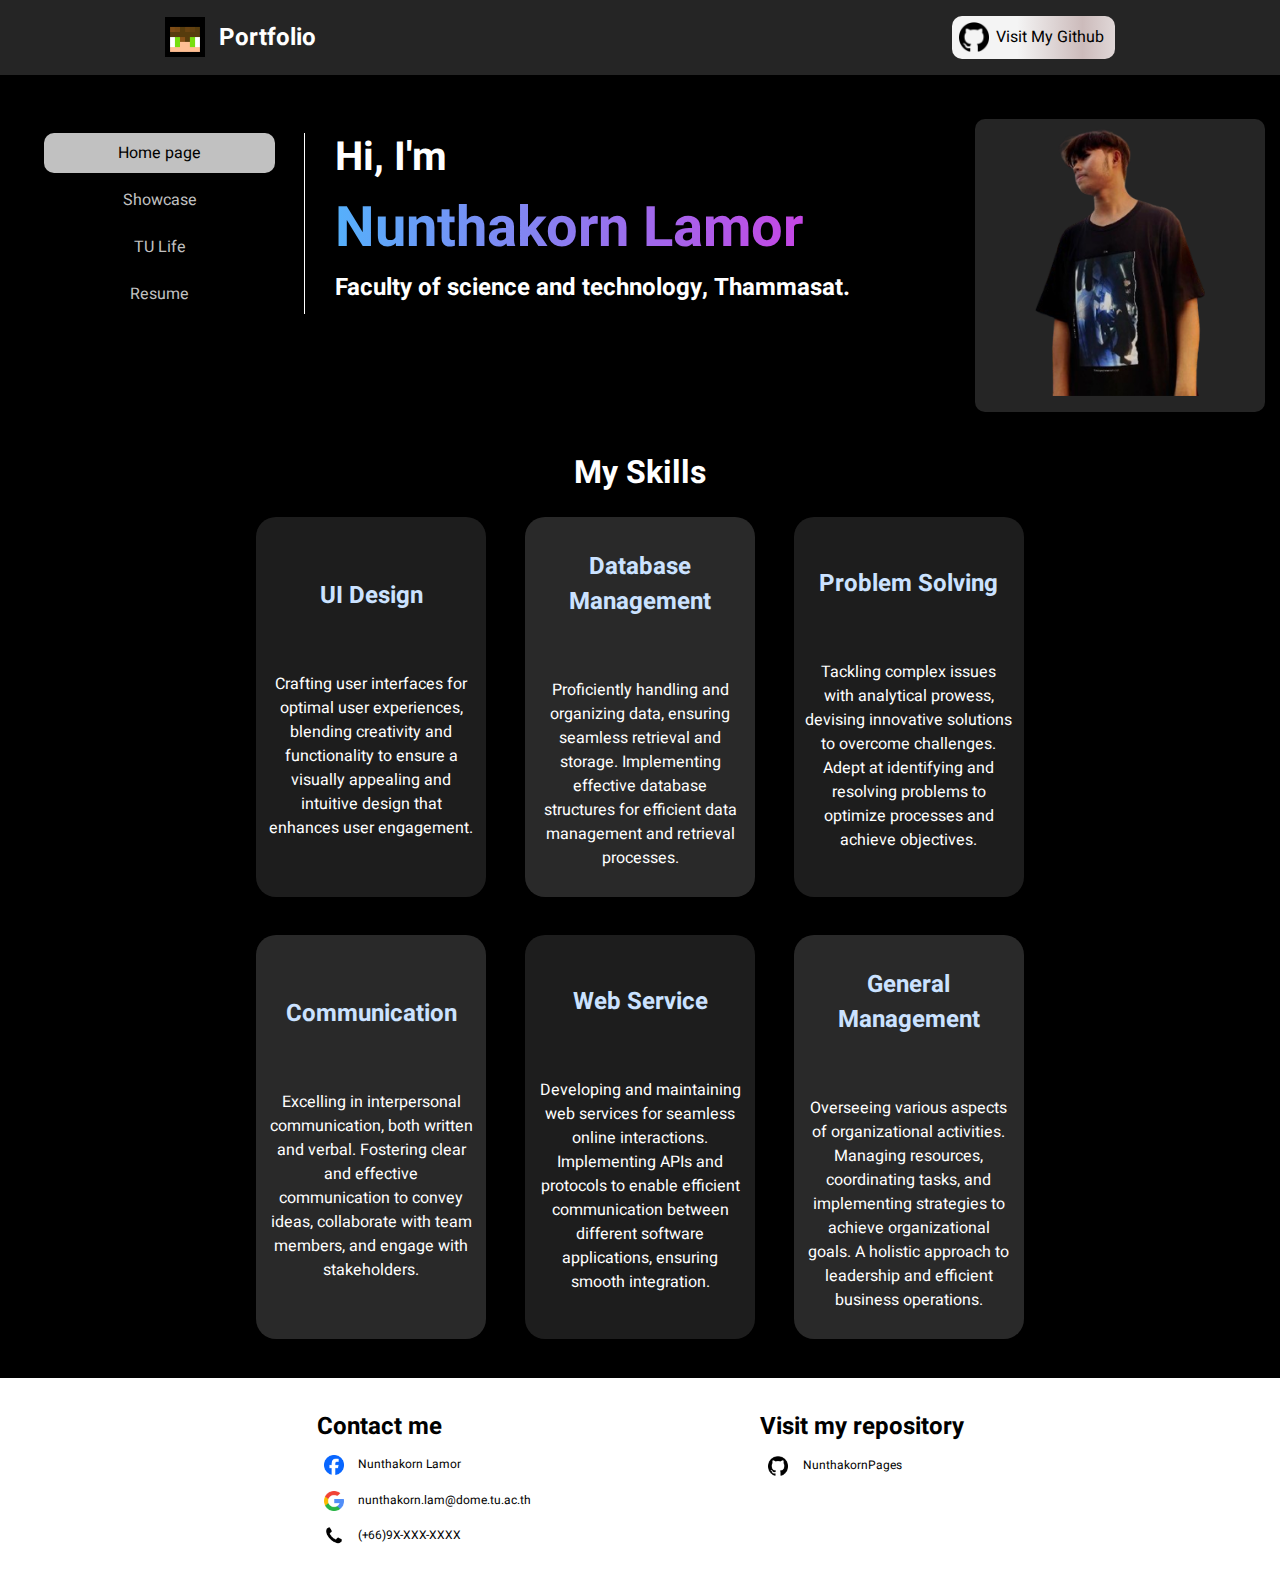
<file: index.html>
<!DOCTYPE html>
<html>
<head>
<meta name="viewport" content="width=device-width, initial-scale=1.0">
<link rel="preconnect" href="https://fonts.googleapis.com">
<link rel="preconnect" href="https://fonts.gstatic.com" crossorigin>
<link href="https://fonts.googleapis.com/css2?family=Heebo:wght@100..900&family=Mitr:wght@200;300;400;500;600;700&display=swap" rel="stylesheet">
<link rel="stylesheet" href="css/style.css">
<link rel="stylesheet" href="https://cdnjs.cloudflare.com/ajax/libs/font-awesome/6.5.1/css/all.min.css" integrity="sha512-DTOQO9RWCH3ppGqcWaEA1BIZOC6xxalwEsw9c2QQeAIftl+Vegovlnee1c9QX4TctnWMn13TZye+giMm8e2LwA==" crossorigin="anonymous" referrerpolicy="no-referrer" />
<script src="./src/controller.js"></script>
</head>
<body style="margin: 0;">

<div class="background">
    <div class="header">
        <div class="logo">
            <image src="images/logo.png" style="width: 40px;"></image>
            <h2> Portfolio</h2>
        </div>
        <div class="about-me">

                <image src="images/githublogo.png" style="width: 30px;height: 30px;"></image>
                <a href="https://github.com/NunthakornLamor">Visit My Github</a>

        </div>
    </div>
    
    <div class="row">
      <div class="col-3 col-s-3 menu">
        <center>
        <ul>
          <li class="active">Home page</li>
          <li onclick="redirectTo('./showcase.html')">Showcase</li>
          <li onclick="redirectTo('./tulife.html')">TU Life</li>
          <li onclick="redirectTo('./resume.html')">Resume</li>
        </ul>
        </center>
      </div>
    
      <div class="col-6 col-s-9 main">
            <h1>Hi, I'm</h1>
            <h3 style="color: aqua;" class="gradient">Nunthakorn Lamor</h3>
            <h2 class="write">Faculty of science and technology, Thammasat.</h2>
      </div>
    
      <div class="col-3 col-s-12">
        <div class="aside" style="text-align: center;">
          <image src="images/mypic.png" style="width: 100%;max-width: 200px;"></image>
        </div>
      </div>
    </div>

    
    <div class="main-row">
        <h1>My Skills</h1>
        <div class="card-wrap">
            <div class="card">
                <h2>UI Design</h2>
                <p>Crafting user interfaces for optimal user experiences, blending creativity and functionality to ensure a visually appealing and intuitive design that enhances user engagement.</p>
            </div>
            <div class="card grey">
                <h2>Database Management</h2>
                <p>Proficiently handling and organizing data, ensuring seamless retrieval and storage. Implementing effective database structures for efficient data management and retrieval processes.</p>
            </div>
            <div class="card">
                <h2>Problem Solving</h2>
                <p>Tackling complex issues with analytical prowess, devising innovative solutions to overcome challenges. Adept at identifying and resolving problems to optimize processes and achieve objectives.</p>
            </div>
        </div>
        <div class="card-wrap">
            <div class="card grey">
                <h2>Communication</h2>
                <p>Excelling in interpersonal communication, both written and verbal. Fostering clear and effective communication to convey ideas, collaborate with team members, and engage with stakeholders.</p>
            </div>
            <div class="card">
                <h2>Web Service</h2>
                <p>Developing and maintaining web services for seamless online interactions. Implementing APIs and protocols to enable efficient communication between different software applications, ensuring smooth integration.</p>
            </div>
            <div class="card grey">
                <h2>General Management</h2>
                <p>Overseeing various aspects of organizational activities. Managing resources, coordinating tasks, and implementing strategies to achieve organizational goals. A holistic approach to leadership and efficient business operations.</p>
            </div>
        </div>
    </div>

</div>

<section id="footer"></section>
<div class="footer">
  <div class="contact">
    <h1>Contact me</h1>
    <div class="footer-item">
        <image src="images/fblogo.png" style="width: 20px;"></image>
        <a href="#">Nunthakorn Lamor</a>
    </div>
    <div class="footer-item">
        <image src="images/googlelogo.png" style="width: 20px;"></image>
        <a href="#">nunthakorn.lam@dome.tu.ac.th</a>
    </div>
    <div class="footer-item">
        <image src="images/phone.png" style="width: 20px;"></image>
        <a href="#">(+66)9X-XXX-XXXX</a>
    </div>
  </div>
  <div class="my-repo">
    <h1>Visit my repository</h1>
    <div class="footer-item">
        <image src="images/githublogo.png" style="width: 20px;"></image>
        <a href="https://github.com/NunthakornLamor">NunthakornPages</a>
    </div>
  </div>
</div>

</body>
</html>
</file>
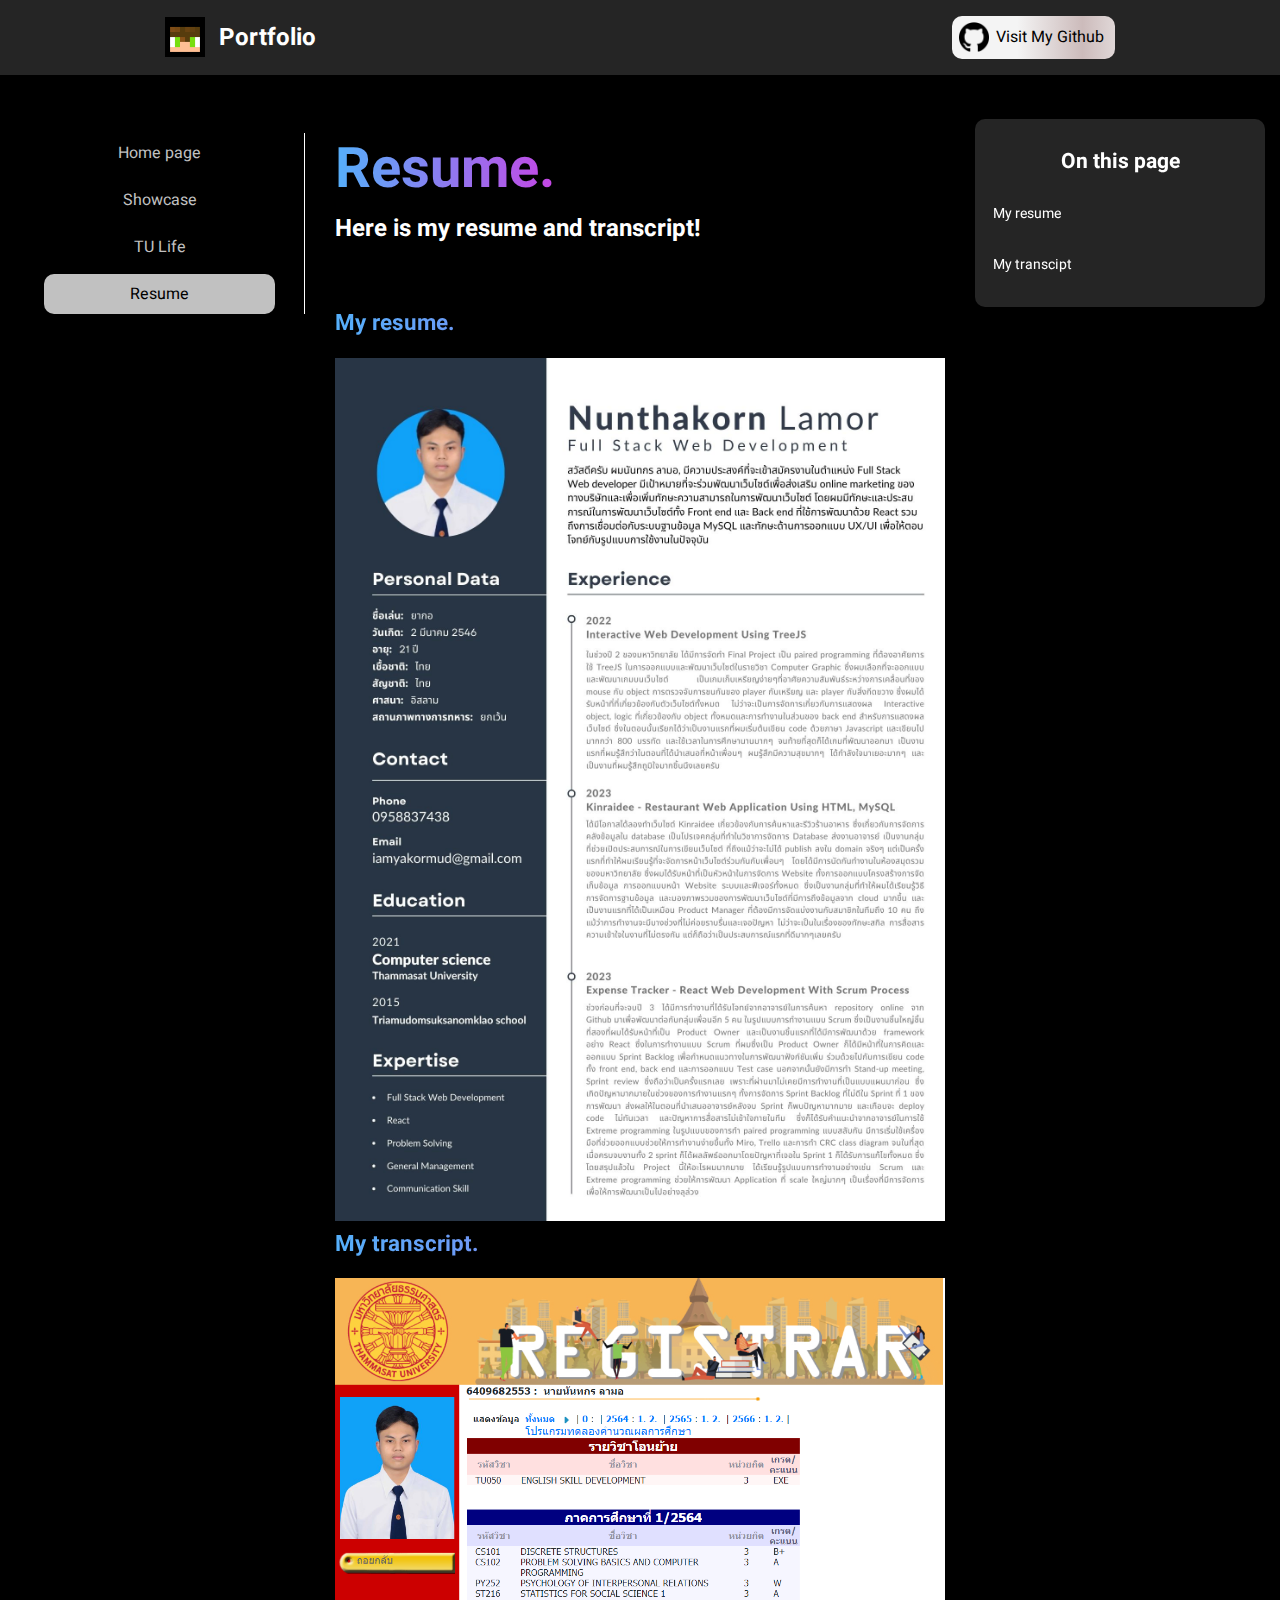
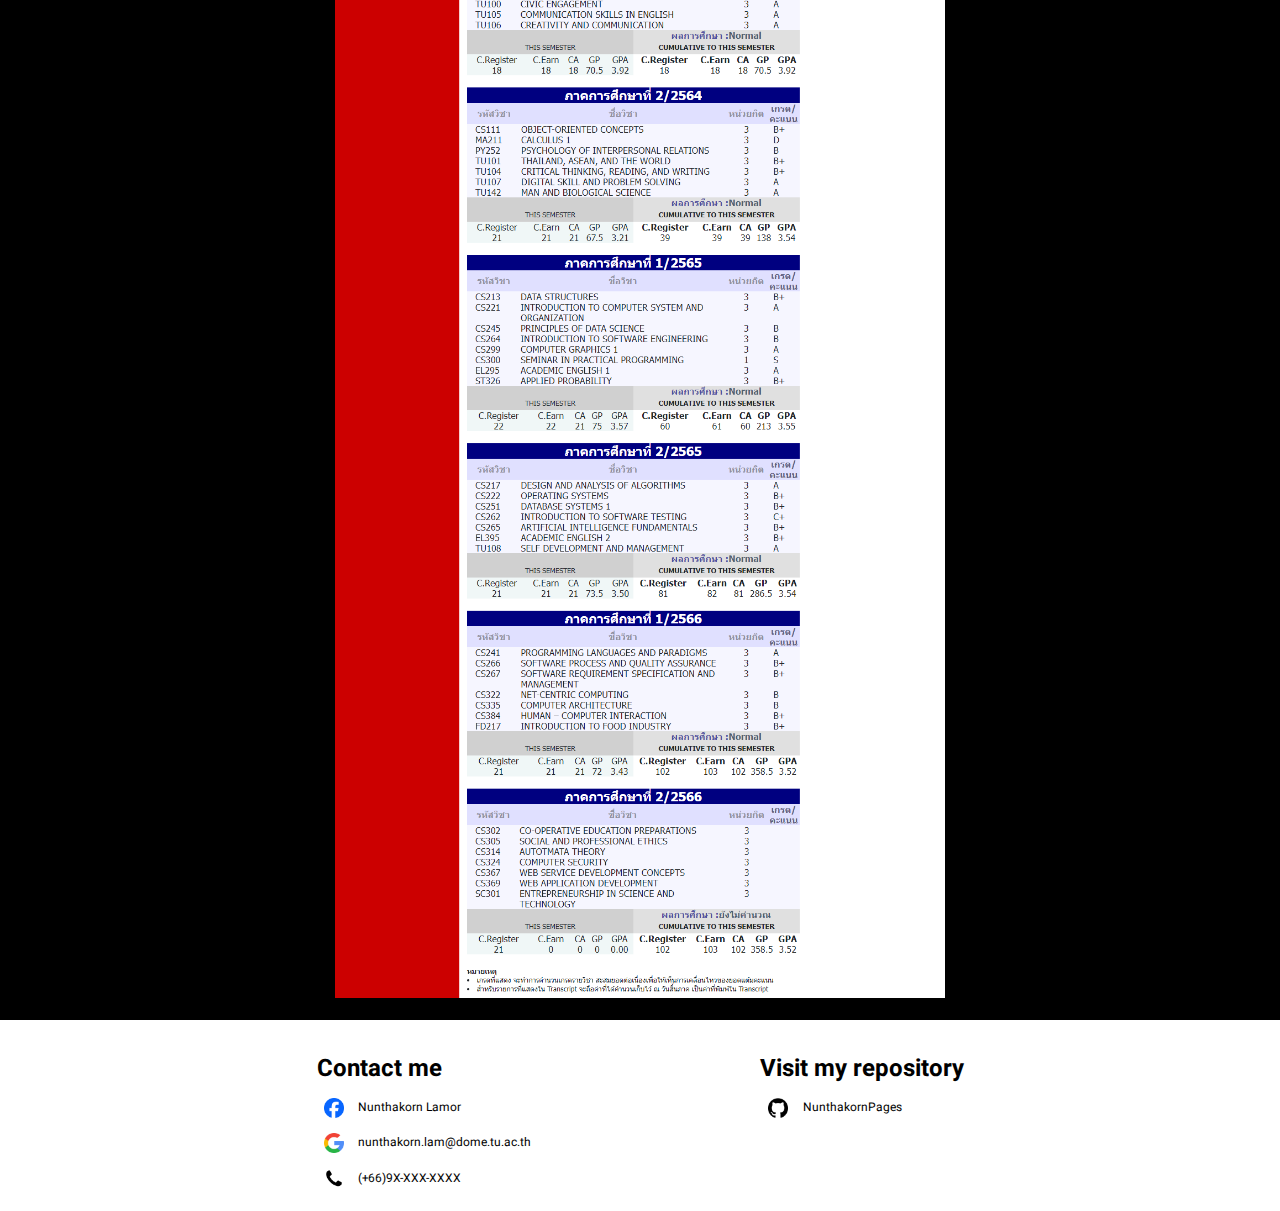
<file: resume.html>
<!DOCTYPE html>
<html>
<head>
<meta name="viewport" content="width=device-width, initial-scale=1.0">
<link rel="preconnect" href="https://fonts.googleapis.com">
<link rel="preconnect" href="https://fonts.gstatic.com" crossorigin>
<link href="https://fonts.googleapis.com/css2?family=Heebo:wght@100..900&family=Mitr:wght@200;300;400;500;600;700&display=swap" rel="stylesheet">
<link rel="stylesheet" href="css/style.css">
<link rel="stylesheet" href="https://cdnjs.cloudflare.com/ajax/libs/font-awesome/6.5.1/css/all.min.css" integrity="sha512-DTOQO9RWCH3ppGqcWaEA1BIZOC6xxalwEsw9c2QQeAIftl+Vegovlnee1c9QX4TctnWMn13TZye+giMm8e2LwA==" crossorigin="anonymous" referrerpolicy="no-referrer" />
<script src="src/controller.js"></script>
</head>
<body style="margin: 0;">

<div class="background">
    <div class="header">
        <div class="logo" onclick="redirectTo('./index.html')">
            <image src="images/logo.png" style="width: 40px;"></image>
            <h2> Portfolio</h2>
        </div>
        <div class="about-me">

                <image src="images/githublogo.png" style="width: 30px;height: 30px;"></image>
                <a href="https://github.com/NunthakornLamor">Visit My Github</a>

        </div>
    </div>
    
    <div class="row">
      <div class="col-3 col-s-3 menu">
        <center>
        <ul>
          <li onclick="redirectTo('./index.html')">Home page</li>
          <li onclick="redirectTo('./showcase.html')">Showcase</li>
          <li onclick="redirectTo('./tulife.html')">TU Life</li>
          <li class="active">Resume</li>
        </ul>
        </center>
      </div>
    
      <div class="col-6 col-s-9 main">
            <h3 style="color: aqua;" class="gradient">Resume.</h3>
            <h1 style="font-size: 150%;">Here is my resume and transcript!</h1>

            <div class="main-card">
              <section id="resume"></section>
              <h2 class="gradient topic">My resume.</h2>
              <!-- <image src="images/cs299.gif" style="width: 100%;"></image> -->
              <image src="images/resume.jpg" style="width: 100%;"></image>

              <section id="transcript"></section>
              <h2 class="gradient topic">My transcript.</h2>
              <image src="images/transcript.png" style="width: 100%;"></image>
              

              

            </div>
            

      </div>
    
      <div class="col-3 col-s-12 fixed">
        <div class="aside">
          <h2>On this page</h2>
          <p onclick="scrollToSection('resume')">My resume</p>
          <p onclick="scrollToSection('transcript')">My transcipt</p>
        </div>
      </div>
    </div>

    
    

</div>
<section id="footer"></section>
<div class="footer">
  <div class="contact">
    <h1>Contact me</h1>
    <div class="footer-item">
        <image src="images/fblogo.png" style="width: 20px;"></image>
        <a href="#">Nunthakorn Lamor</a>
    </div>
    <div class="footer-item">
        <image src="images/googlelogo.png" style="width: 20px;"></image>
        <a href="#">nunthakorn.lam@dome.tu.ac.th</a>
    </div>
    <div class="footer-item">
        <image src="images/phone.png" style="width: 20px;"></image>
        <a href="#">(+66)9X-XXX-XXXX</a>
    </div>
  </div>
  <div class="my-repo">
    <h1>Visit my repository</h1>
    <div class="footer-item">
        <image src="images/githublogo.png" style="width: 20px;"></image>
        <a href="https://github.com/NunthakornLamor">NunthakornPages</a>
    </div>
  </div>
</div>

</body>
</html>
</file>
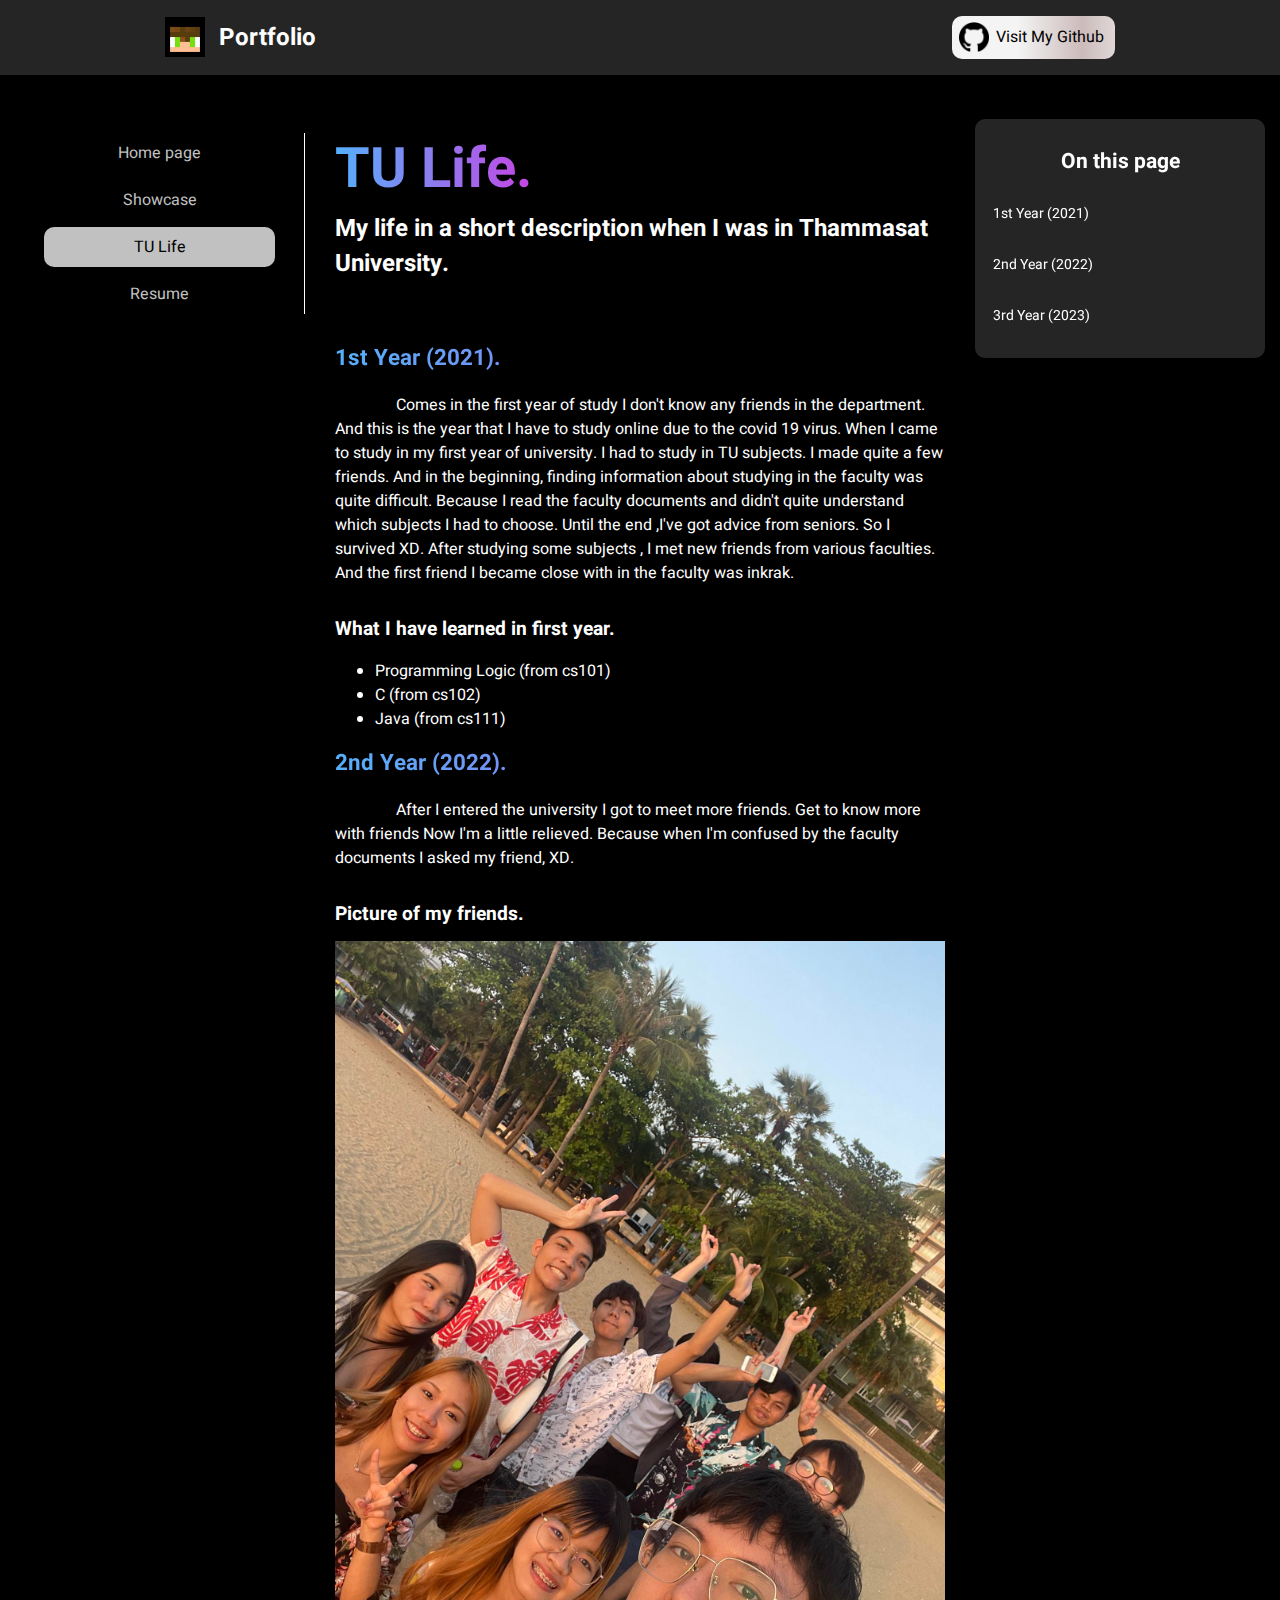
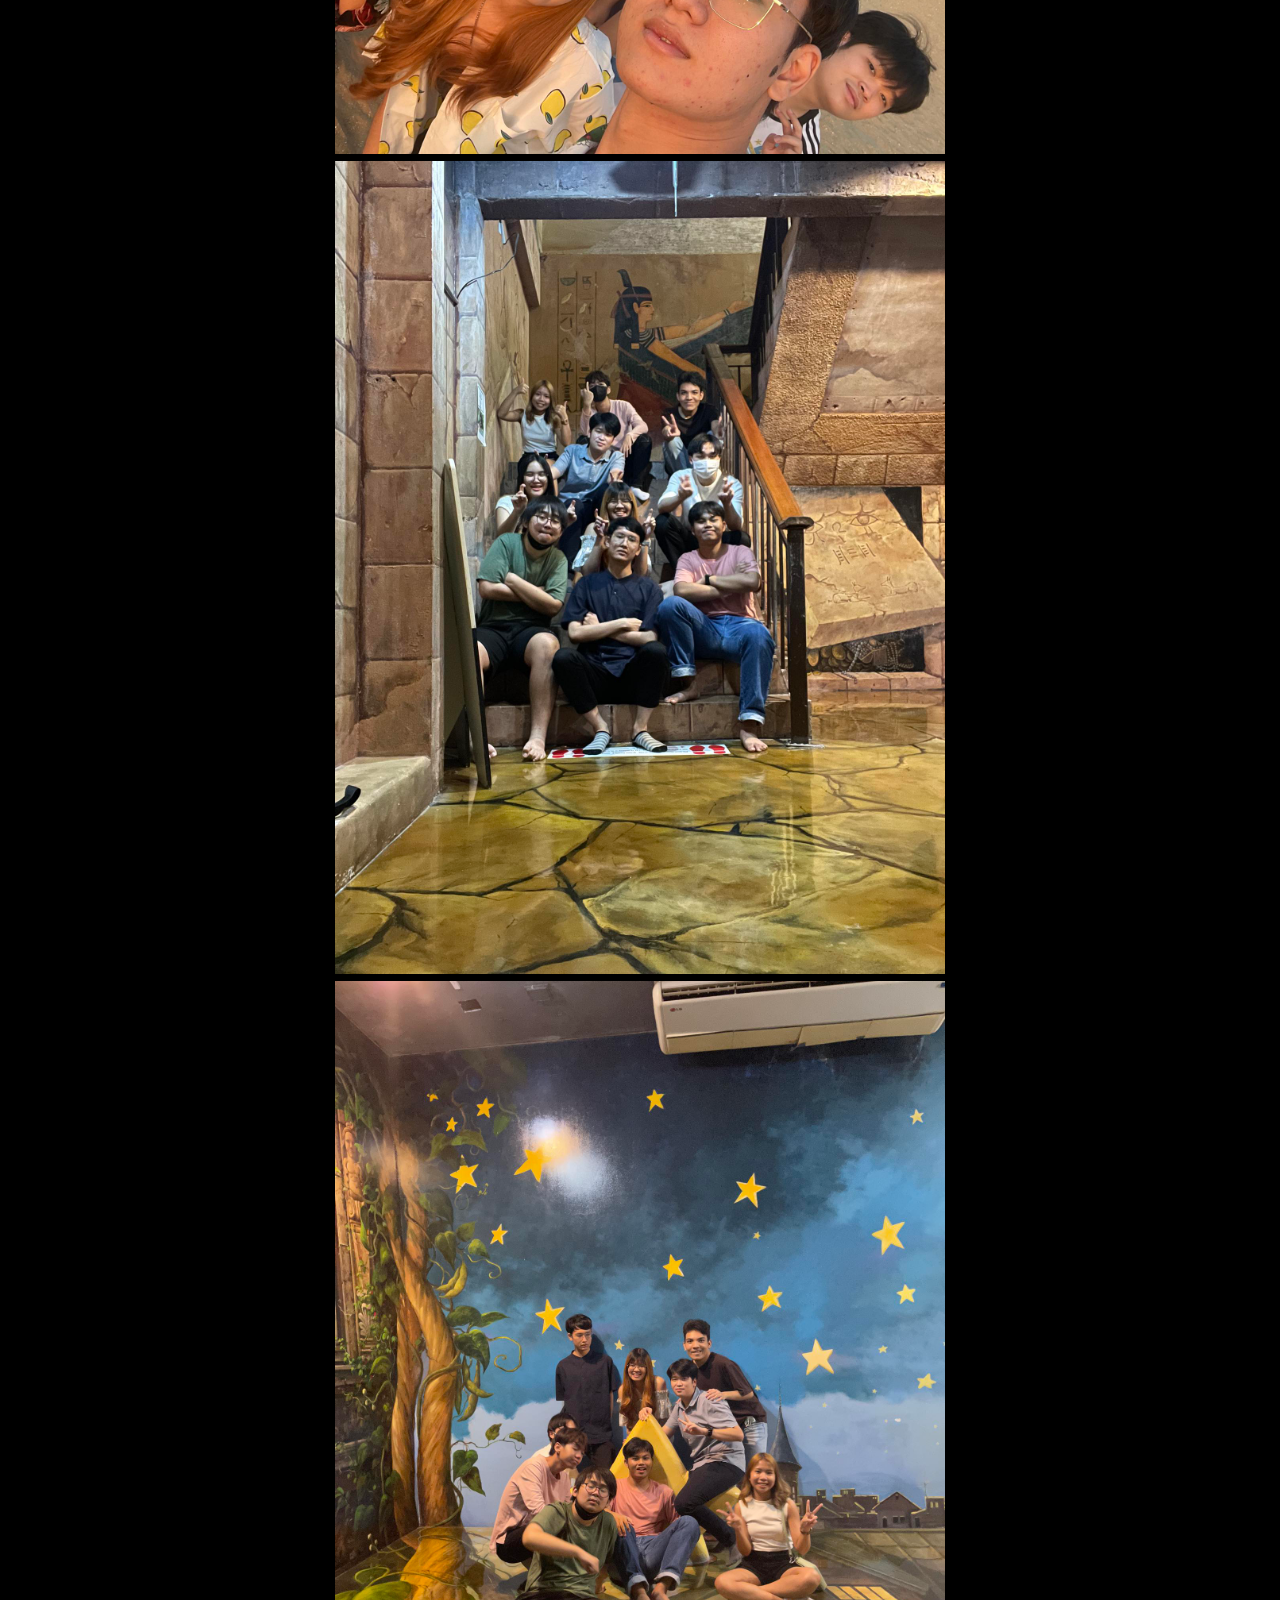
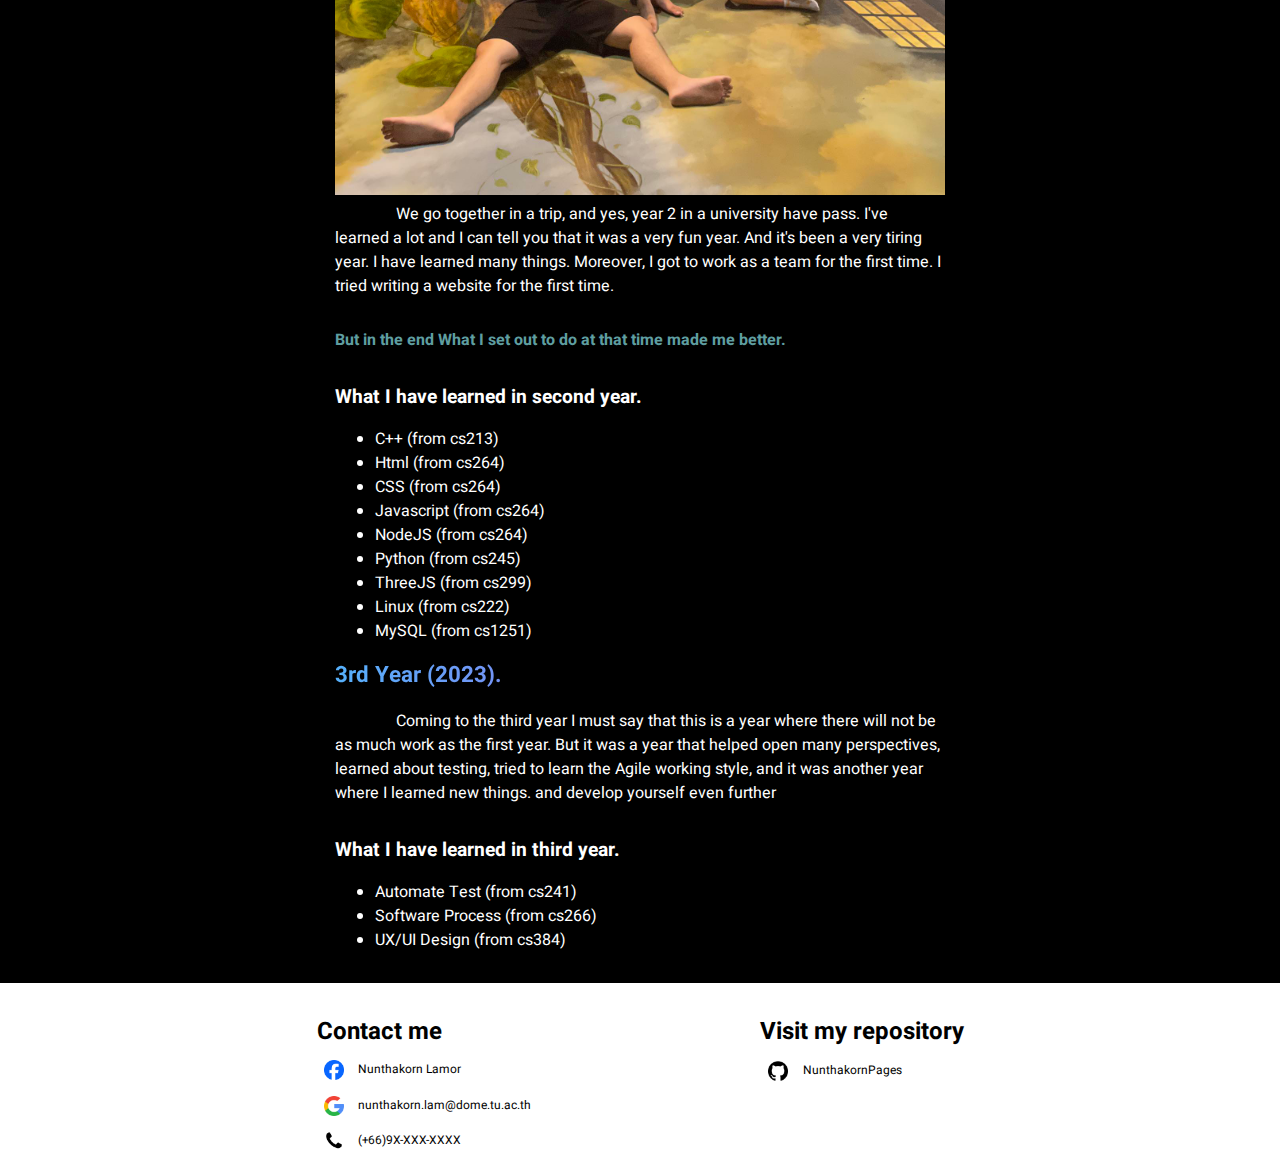
<file: tulife.html>
<!DOCTYPE html>
<html>
<head>
<meta name="viewport" content="width=device-width, initial-scale=1.0">
<link rel="preconnect" href="https://fonts.googleapis.com">
<link rel="preconnect" href="https://fonts.gstatic.com" crossorigin>
<link href="https://fonts.googleapis.com/css2?family=Heebo:wght@100..900&family=Mitr:wght@200;300;400;500;600;700&display=swap" rel="stylesheet">
<link rel="stylesheet" href="css/style.css">
<link rel="stylesheet" href="https://cdnjs.cloudflare.com/ajax/libs/font-awesome/6.5.1/css/all.min.css" integrity="sha512-DTOQO9RWCH3ppGqcWaEA1BIZOC6xxalwEsw9c2QQeAIftl+Vegovlnee1c9QX4TctnWMn13TZye+giMm8e2LwA==" crossorigin="anonymous" referrerpolicy="no-referrer" />
<script src="src/controller.js"></script>
</head>
<body style="margin: 0;">

<div class="background">
    <div class="header">
        <div class="logo" onclick="redirectTo('./index.html')">
            <image src="images/logo.png" style="width: 40px;"></image>
            <h2> Portfolio</h2>
        </div>
        <div class="about-me">

                <image src="images/githublogo.png" style="width: 30px;height: 30px;"></image>
                <a href="https://github.com/NunthakornLamor">Visit My Github</a>

        </div>
    </div>
    
    <div class="row">
      <div class="col-3 col-s-3 menu">
        <center>
        <ul>
          <li onclick="redirectTo('./index.html')">Home page</li>
          <li onclick="redirectTo('./showcase.html')">Showcase</li>
          <li class="active">TU Life</li>
          <li onclick="redirectTo('./resume.html')">Resume</li>
        </ul>
        </center>
      </div>
    
      <div class="col-6 col-s-9 main">
            <h3 style="color: aqua;" class="gradient">TU Life.</h3>
            <h1 style="font-size: 150%;">My life in a short description when I was in Thammasat University.</h1>

            <section id="year1"></section>
            <div class="main-card">
              <h2 class="gradient topic">1st Year (2021).</h2>
              <!-- <image src="images/cs299.gif" style="width: 100%;"></image> -->
              <div class="project-info">
                <p>Comes in the first year of study I don't know any friends in the department. And this is the year that I have to study online due to the covid 19 virus. When I came to study in my first year of university. I had to study in TU subjects. I made quite a few friends. And in the beginning, finding information about studying in the faculty was quite difficult. Because I read the faculty documents and didn't quite understand which subjects I had to choose. Until the end ,I've got advice from seniors. So I survived XD. After studying some subjects , I met new friends from various faculties. And the first friend I became close with in the faculty was inkrak.</p>
                <h2>What I have learned in first year.</h2>
                <ul>
                    <li>Programming Logic (from cs101)</li>
                    <li>C (from cs102)</li>
                    <li>Java (from cs111)</li>
                </ul>
              </div>
              <section id="year2"></section>
              <h2 class="gradient topic">2nd Year (2022).</h2>
              <div class="project-info">
                <p>After I entered the university I got to meet more friends. Get to know more with friends Now I'm a little relieved. Because when I'm confused by the faculty documents I asked my friend, XD.</p>
                <h2>Picture of my friends.</h2>
                <image src="images/friend 1.jpg" style="width: 100%;"></image>
                <image src="images/friend 2.jpg" style="width: 100%;"></image>
                <image src="images/friend3.jpg" style="width: 100%;"></image>
                <p>We go together in a trip, and yes, year 2 in a university have pass. I've learned a lot and I can tell you that it was a very fun year. And it's been a very tiring year. I have learned many things. Moreover, I got to work as a team for the first time. I tried writing a website for the first time. <h4 style="color: cadetblue;"> But in the end What I set out to do at that time made me better.</h4></p>
                
                <h2>What I have learned in second year.</h2>
                <ul>
                    <li>C++ (from cs213)</li>
                    <li>Html (from cs264)</li>
                    <li>CSS (from cs264)</li>
                    <li>Javascript (from cs264)</li>
                    <li>NodeJS (from cs264)</li>
                    <li>Python (from cs245)</li>
                    <li>ThreeJS (from cs299)</li>
                    <li>Linux (from cs222)</li>
                    <li>MySQL (from cs1251)</li>
                </ul>
              </div>

              <section id="year3"></section>
              <h2 class="gradient topic">3rd Year (2023).</h2>
              <div class="project-info">
                <p>Coming to the third year I must say that this is a year where there will not be as much work as the first year. But it was a year that helped open many perspectives, learned about testing, tried to learn the Agile working style, and it was another year where I learned new things. and develop yourself even further</p>
                <h2>What I have learned in third year.</h2>
                <ul>
                    <li>Automate Test (from cs241)</li>
                    <li>Software Process (from cs266)</li>
                    <li>UX/UI Design (from cs384)</li>
                </ul>
              </div>

            </div>
            

      </div>
    
      <div class="col-3 col-s-12 fixed">
        <div class="aside">
          <h2>On this page</h2>
          <p onclick="scrollToSection('year1')">1st Year (2021)</p>
          <p onclick="scrollToSection('year2')">2nd Year (2022)</p>
          <p onclick="scrollToSection('year3')">3rd Year (2023)</p>
        </div>
      </div>
    </div>

    
    

</div>
<section id="footer"></section>
<div class="footer">
  <div class="contact">
    <h1>Contact me</h1>
    <div class="footer-item">
        <image src="images/fblogo.png" style="width: 20px;"></image>
        <a href="#">Nunthakorn Lamor</a>
    </div>
    <div class="footer-item">
        <image src="images/googlelogo.png" style="width: 20px;"></image>
        <a href="#">nunthakorn.lam@dome.tu.ac.th</a>
    </div>
    <div class="footer-item">
        <image src="images/phone.png" style="width: 20px;"></image>
        <a href="#">(+66)9X-XXX-XXXX</a>
    </div>
  </div>
  <div class="my-repo">
    <h1>Visit my repository</h1>
    <div class="footer-item">
        <image src="images/githublogo.png" style="width: 20px;"></image>
        <a href="https://github.com/NunthakornLamor">NunthakornPages</a>
    </div>
  </div>
</div>

</body>
</html>
</file>
<file: css/style.css>
* {
    box-sizing: border-box;
  }

  
  .row::after {
    content: "";
    clear: both;
    display: table;
  }
  
  [class*="col-"] {
    float: left;
    padding: 15px;
  }
  
  html {
    font-family: "Heebo", sans-serif;
  }
  
  .header {
    background-color: #252525;
    display: flex;
    justify-content: space-around;
    align-items: center;
    gap: 5%;
    color: #ffffff;
  }

  .header .logo {
    display: flex;
    justify-content: start;
    align-items: center;
    gap: 10%;
  }

  .header .logo:hover {
    cursor: pointer;
  }

  .about-me {
    display: flex;
    gap: 5%;
    padding: 1%;
    border-radius: 10px;
    align-items: center !important;
    justify-content: center !important;
    background: linear-gradient(to right, #f4f4f4 20%, rgb(204, 187, 187) 40%, #f4f4f4 60%, #FFF 80%);
    background-size: 200% auto;
    animation: shine 3s linear infinite;
    
  }
  @keyframes shine {
    to {
    background-position: 200% center;
    }
    }
  .about-me :hover{
    cursor: pointer;
  }

  .about-me a {
    text-decoration: none;
    color: rgb(0, 0, 0);
    width: 120px;

  }

  .background{
    width: 100%;
    background-color: black;
  }
  
  .menu ul {
    list-style-type: none;
    margin: 0;
    margin-top: 15%;
    padding: 0;
    border-right: none;
    border-bottom: 1px solid #ffffff;
  }

  .active {
    background-color: #c1c1c1;
    color: #000 !important;
  }
  
  .menu li {
    font-size: 100%;
    border-radius: 10px;
    width: 80%;
    padding: 8px;
    text-align: center;
    margin-bottom: 7px;
    color: #c1c1c1;
    box-shadow: 0 1px 3px rgba(0,0,0,0.12), 0 1px 2px rgba(0,0,0,0.24);
  }
  
  .menu li:hover {
    background-color: #c1c1c1;
    color: #000;
    cursor: pointer;
  }
  
  .aside {
    /* background-color: #33b5e5; */
    padding: 10px;
    color: #ffffff;
    font-size: 14px;
    box-shadow: 0 1px 3px rgba(0,0,0,0.12), 0 1px 2px rgba(0,0,0,0.24);
    background-color: #252525;
    border-radius: 10px;
    margin-top: 10%;
  }

  .aside h2 {
    text-align: center;
  }

  .aside p {
    padding: 3%;
  }

  .aside p:hover {
    border-left: 3px solid #c546e4;
    cursor: pointer;

  }
  
  .footer {
    background-color: #ffffff;
    color: #000000;
    font-size: 12px;
    padding: 15px;
    display: flex;
    flex-direction: column;
    justify-content: center;
    align-items: center;
    gap: 0%;
  }

  .footer h1{
    margin-bottom: 2%;
  }

  .footer-item {
    width: 100%;
    display: flex;
    gap: 8%;
    padding: 4%;
  }


  .footer a{
    text-decoration: none;
    color: rgb(0, 0, 0);
  }


  .main{
    color: white;
    margin-top: 3%;
    display: flex;
    justify-content: center;
    align-items: center;
    flex-direction: column;
  }

  .main h1{
    font-size: 150%;
    margin-top: 0;
    margin-bottom: 0;
  }

  .main h3{
    font-size: 250%;
    margin-top: 0;
    margin-bottom: 0;
    text-align: center;
  }

  .main h2{
    margin-top: 0;
    font-size: 100%;
    text-align: center;
  }

  .write {
    overflow: hidden; /* Ensures the content is not revealed until the animation */
    animation: none;
  }

  .main-card{
    margin-top: 10%;
  }


  .main-row {
    color: white;
    display: flex;
    align-items: center;
    justify-content: center;
    flex-direction: column;
  }

  .card-wrap {
    display: flex;
    justify-content: center;
    gap: 5%;
    flex-direction: column;
  }

  
  .card {
    margin-bottom: 20%;
    background-color: #1d1d1d;
    border-radius: 20px;
    width: 60vw;
    display: flex;
    justify-content: center;
    flex-direction: column;
    text-align: center;
    align-items: center;
    transition: transform 0.3s ease-in-out;
  }

  .grey{
    background-color: rgb(41, 41, 41);
  }


  .card:hover {
    transform: scale(1.1);
  }

  .card h2{
    color: #cbe2ff;
  }


  .card h2, .card p{
    padding: 5%;
  }

  

  /* The typing effect */
  @keyframes typing {
    from { width: 0 }
    to { width: 150% }
  }
  @keyframes typinglow {
    from { width: 0 }
    to { width: 80% }
  }

  /* SHOWCASE PAGE PROPERTY */

  .topic {
    font-size: 140% !important;
  }
  .project-info {
    margin-top: 3%;
  }

  .project-info p{
    text-indent: 10%;
    margin-top: 0;
    margin-bottom: 5%;
  }

  .project-info h2{
    margin-bottom: 2%;
    font-size: 120% !important;
  }

  hr.solid {
    border-top: 2px solid #bbb;
  }

  .btn-flex{
    display: flex;
    justify-content: center;
    align-items: center;
  }

  .such-a-btn:hover{
    cursor: pointer;

  }


  .such-a-btn {
    width: 120px;
    padding: 2%;
    color:#ffffff;
    border-radius: 10px;
    background-color: #55b0fb;
    text-align: center;
    animation: shine 3s linear infinite;
    text-decoration: none;
  }

  .main .marks{
    font-size: 80%;
    color: #d3d3d3;
  }

  .project-info a{
    color:cadetblue
  }

  
  /* For mobile phones: */
  [class*="col-"] {
    width: 100%;
  }

  @media only screen and (min-width: 600px) {
    .btn-flex{
      justify-content: start;
    }
    .fixed {
        top: 20px; 
        position: sticky;
      }
    .about-me {
        padding: 0.5%;
    }
    .menu ul{
        border-right: 1px solid #ffffff;
        border-bottom: none;
    }
    .card-wrap {
        flex-direction: row;
      }
    .card {
      width: 30vw;
      margin-bottom: 5%;
    }
    .header {
        gap: 25%;
    }
    .footer {
        gap: 20%;
        flex-direction: row;
        align-items: start;
      }
    .write {
        overflow: hidden; /* Ensures the content is not revealed until the animation */
        white-space: nowrap;
        animation: typing 5s steps(60, end) infinite;
      }
    .main{
        color: white;
        margin-top: 3%;
        display: flex;
        justify-content: start;
        align-items: start;
        flex-direction: column;
      }
    .main h1{
        font-size: 250%;
        margin-top: 0;
        margin-bottom: 0;
      }
    
    .main h3{
        font-size: 350%;
        margin-top: 0;
        margin-bottom: 0;
        text-align: start;
      }
    
      .main h2{
        margin-top: 0;
        font-size: 100%;
        text-align: start;
      }
    /* For tablets: */
    .col-s-1 {width: 8.33%;}
    .col-s-2 {width: 16.66%;}
    .col-s-3 {width: 25%;}
    .col-s-4 {width: 33.33%;}
    .col-s-5 {width: 41.66%;}
    .col-s-6 {width: 50%;}
    .col-s-7 {width: 58.33%;}
    .col-s-8 {width: 66.66%;}
    .col-s-9 {width: 75%;}
    .col-s-10 {width: 83.33%;}
    .col-s-11 {width: 91.66%;}
    .col-s-12 {width: 100%;}
  }
  @media only screen and (min-width: 768px) {
    /* For desktop: */
    .menu ul{
        border-right: 1px solid #ffffff;
        border-bottom: none;
    }
    .card-wrap {
        flex-direction: row;
      }
      .card {
        width: 20vw;
        min-width: 200px;
      }
    .footer {
        font-size: 12px;
        padding: 15px;
        display: flex;
        justify-content: center;
        align-items: start;
        flex-direction: row;
        gap: 20%;
    }
    .write {
        overflow: hidden; /* Ensures the content is not revealed until the animation */
        white-space: nowrap; /* Keeps the content on a single line */
        animation: 
          typing 5s steps(60, end) infinite;
      }
    .main{
        color: white;
        margin-top: 3%;
        display: flex;
        justify-content: start;
        align-items: start;
        flex-direction: column;
      }
    .main h1{
        font-size: 250%;
        margin-top: 0;
        margin-bottom: 0;
      }
    
      .main h3{
        font-size: 350%;
        margin-top: 0;
        margin-bottom: 0;
      }
    
      .main h2{
        margin-top: 0;
        font-size: 120%;
    
      }
    .col-1 {width: 8.33%;}
    .col-2 {width: 16.66%;}
    .col-3 {width: 25%;}
    .col-4 {width: 33.33%;}
    .col-5 {width: 41.66%;}
    .col-6 {width: 50%;}
    .col-7 {width: 58.33%;}
    .col-8 {width: 66.66%;}
    .col-9 {width: 75%;}
    .col-10 {width: 83.33%;}
    .col-11 {width: 91.66%;}
    .col-12 {width: 100%;}
  }

  @media only screen and (min-width: 1060px) {
    .main h2{
        margin-top: 0;
        font-size: 150%;
      }
  }

  @media only screen and (min-width: 1370px) {
    .main h2{
        margin-top: 0;
        font-size: 200%;
      }
  }

  .gradient {
    background: #121FCF;
background: linear-gradient(to right, #55b0fb 0%, #c546e4 100%);
-webkit-background-clip: text;
-webkit-text-fill-color: transparent;

  }
</file>
